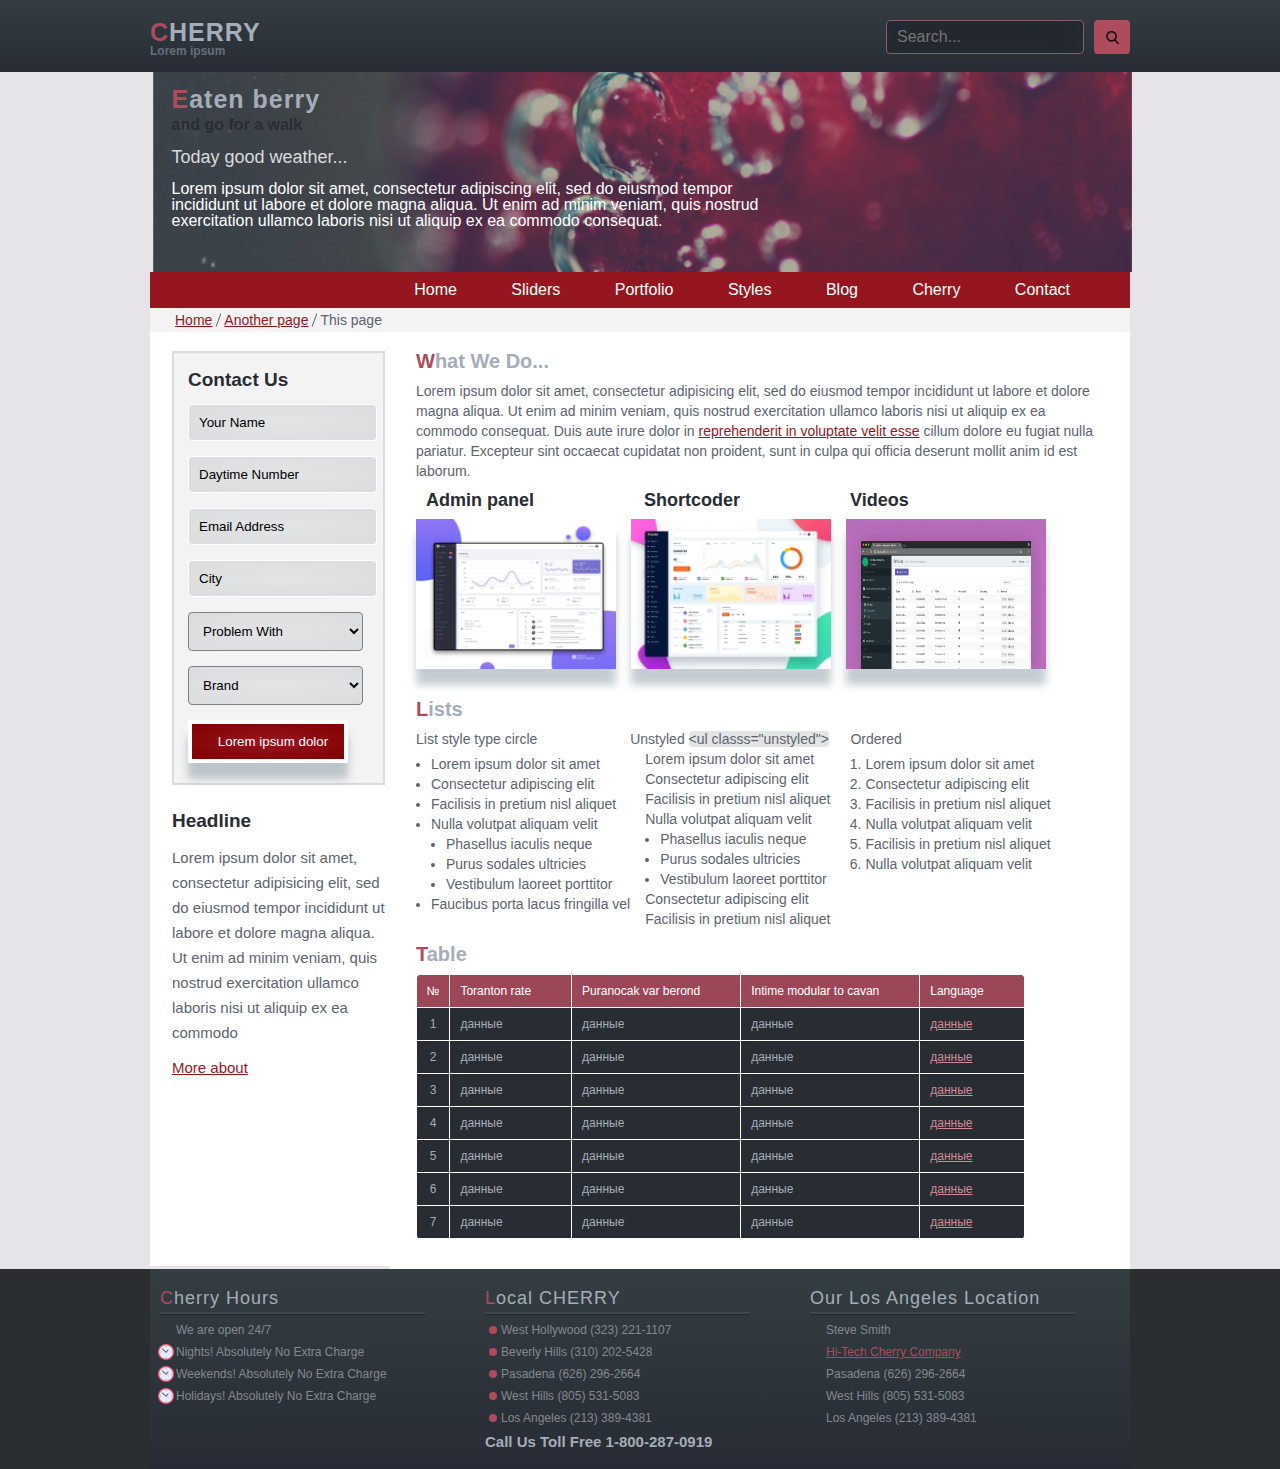
<file: markup1/core/index.html>
<!DOCTYPE html>
<html lang="en">
<head>
    <meta charset="UTF-8">
    <link rel="preconnect" href="https://fonts.gsatic.com">
    <title>Title</title>
    <link rel="stylesheet" href="../css/reset.css">
    <link rel="stylesheet" href="../css/style.css">
</head>
<body>
<header class="header">
    <div class="header-inner clearfix">
        <div class="content-wrapper">
            <div class="logo">
                <a href="index.html">CHERRY</a>
                <div class="text">Lorem ipsum</div>
            </div>
            <form>
                <div class="header-search">
                    <input placeholder="Search..." type="search" class="search-field">
                    <button class="btn-search"></button>
                </div>
            </form>

        </div>
    </div>
</header>
<main class="main">
    <div class="slider-wrapper clearfix">
        <div class="slider">
            <h1 class="header-slider">Eaten berry</h1>
            <span class="content-slider">and go for a walk</span>
            <h2 class="header-slider-second">Today good weather...</h2>
            <p class="paragraph">Lorem ipsum dolor sit amet, consectetur adipiscing elit, sed do eiusmod tempor incididunt ut labore et dolore magna aliqua. Ut enim ad minim veniam, quis nostrud exercitation ullamco laboris nisi ut aliquip ex ea commodo consequat. </p>
        </div>
    </div>
    <div class="nav-wrapper clearfix">
        <div class="links">
            <a href="#" class="link">Home</a>
            <a href="#" class="link">Sliders</a>
            <a href="#" class="link">Portfolio</a>
            <a href="#" class="link">Styles</a>
            <a href="#" class="link">Blog</a>
            <a href="#" class="link">Cherry</a>
            <a href="#" class="link">Contact</a>
        </div>
    </div>
    <div class="breadcrumbs-wrapper">
        <div class="breadcrumbs">
            <div><a href="#">Home</a></div>
            <div><a href="#">Another page</a></div>
            <div><span>This page</span></div>
        </div>
    </div>
    <div class="container">
        <aside class="aside">
            <form>
                <div class="aside-inner">
                    <div class="aside-content">
                        <h3 class="aside-header">Contact Us</h3>
                        <input placeholder="Your Name" type="text" class="input">
                        <input placeholder="Daytime Number" type="text" class="input">
                        <input placeholder="Email Address" type="text" class="input">
                        <input placeholder="City" type="text" class="input">
                        <select class="aside-select">
                            <option label="Problem With"></option>
                            <option>1</option>
                            <option>2</option>
                            <option>3</option>
                        </select>
                        <select class="aside-select">
                            <option label="Brand">1</option>
                            <option>2</option>
                            <option>3</option>
                        </select>
                        <button class="aside-button">Lorem ipsum dolor</button>
                    </div>
                </div>
            </form>
            <div class="aside-headline aside-inner">
                <h3 class="aside-header">Headline</h3>
                <p class="headline-text">Lorem ipsum dolor sit amet, consectetur adipisicing elit, sed do
                    eiusmod tempor incididunt ut labore et
                    dolore magna aliqua. Ut enim ad
                    minim veniam, quis nostrud
                    exercitation ullamco laboris nisi ut
                    aliquip ex ea commodo</p>
                <a href="#" class="more-about">More about</a>
            </div>
        </aside>
        <div class="content">
            <div class="content-inner">
                <h1 class="main-header">What We Do...</h1>
                <p class="description">Lorem ipsum dolor sit amet, consectetur adipisicing elit, sed do eiusmod tempor incididunt ut labore et dolore
                    magna aliqua. Ut enim ad minim veniam, quis nostrud exercitation ullamco laboris nisi ut aliquip ex ea commodo
                    consequat. Duis aute irure dolor in <a href="#" class="text-link">reprehenderit in voluptate velit esse</a> cillum dolore eu fugiat nulla pariatur.
                    Excepteur sint occaecat cupidatat non proident, sunt in culpa qui officia deserunt mollit anim id est laborum.</p>
                <div class="gallery-headers">
                    <div class="gallery-name">Admin panel</div>
                    <div class="gallery-name">Shortcoder</div>
                    <div class="gallery-name">Videos</div>
                </div>
                <div class="gallery-photos">
                    <img src="../img/admin_panel.png" class="photo">
                    <img src="../img/admin.jpg" class="photo">
                    <img src="../img/videos.png" class="photo">
                </div>
                <div class="main-header">Lists</div>
                <div class="lists-first">
                    <h4 class="list-header">List style type circle</h4>
                    <ul>
                        <li>Lorem ipsum dolor sit amet</li>
                        <li>Consectetur adipiscing elit</li>
                        <li>Facilisis in pretium nisl aliquet</li>
                        <li>Nulla volutpat aliquam velit
                            <ul>
                                <li>Phasellus iaculis neque</li>
                                <li>Purus sodales ultricies</li>
                                <li>Vestibulum laoreet porttitor </li>
                            </ul>
                        </li>
                        <li>Faucibus porta lacus fringilla vel</li>
                    </ul>

                </div>
                <div class="no-marker">
                    <h4 class="list-header">Unstyled</h4>
                    <div class="list-header-info"><span>&lt;ul classs="unstyled"&gt;</span></div>
                    <ul>
                        <li>Lorem ipsum dolor sit amet</li>
                        <li>Consectetur adipiscing elit</li>
                        <li>Facilisis in pretium nisl aliquet</li>
                        <li>Nulla volutpat aliquam velit
                            <ul>
                                <li class="marker">Phasellus iaculis neque</li>
                                <li class="marker">Purus sodales ultricies</li>
                                <li class="marker">Vestibulum laoreet porttitor </li>
                            </ul>
                        </li>
                        <li>Consectetur adipiscing elit</li>
                        <li>Facilisis in pretium nisl aliquet</li>
                    </ul>
                </div>
                <div class="list-third">
                    <h4 class="list-header">Ordered</h4>
                    <ol class="ordered">
                        <li>Lorem ipsum dolor sit amet</li>
                        <li>Consectetur adipiscing elit</li>
                        <li>Facilisis in pretium nisl aliquet</li>
                        <li>Nulla volutpat aliquam velit</li>
                        <li>Facilisis in pretium nisl aliquet</li>
                        <li>Nulla volutpat aliquam velit</li>
                    </ol>
                </div>
                <div class="main-header">Table</div>
                <div class="table">
                    <table>
                        <tr>
                            <th class="left-radius num">№</th>
                            <th class="table-header">Toranton rate</th>
                            <th class="table-header">Puranocak var berond</th>
                            <th class="table-header">Intime modular to cavan</th>
                            <th class="table-header right-top-radius">Language</th>
                        </tr>
                        <tr>
                            <td class="num">1</td>
                            <td>данные</td>
                            <td>данные</td>
                            <td>данные</td>
                            <td><a href="#" class="table-link">данные</a></td>
                        </tr>
                        <tr>
                            <td class="num">2</td>
                            <td>данные</td>
                            <td>данные</td>
                            <td>данные</td>
                            <td><a href="#" class="table-link">данные</a></td>
                        </tr>
                        <tr>
                            <td class="num">3</td>
                            <td>данные</td>
                            <td>данные</td>
                            <td>данные</td>
                            <td><a href="#" class="table-link">данные</a></td>
                        </tr>
                        <tr>
                            <td class="num">4</td>
                            <td>данные</td>
                            <td>данные</td>
                            <td>данные</td>
                            <td><a href="#" class="table-link">данные</a></td>
                        </tr>
                        <tr>
                            <td class="num">5</td>
                            <td>данные</td>
                            <td>данные</td>
                            <td>данные</td>
                            <td><a href="#" class="table-link">данные</a></td>
                        </tr>
                        <tr>
                            <td class="num">6</td>
                            <td>данные</td>
                            <td>данные</td>
                            <td>данные</td>
                            <td><a href="#" class="table-link">данные</a></td>
                        </tr>
                        <tr>
                            <td class="left-bottom-radius num">7</td>
                            <td>данные</td>
                            <td>данные</td>
                            <td>данные</td>
                            <td class="right-bottom-radius"><a href="#" class="table-link">данные</a></td>
                        </tr>

                    </table>
                </div>
            </div>
        </div>
    </div>
</main>
<footer class="footer">
    <div class="footer-wrapper">
        <div class="col">
            <div class="logo-footer">Cherry Hours</div>
            <p class="footer-columns">We are open 24/7</p>
            <div class="clock">
                <p class="footer-columns clocks">Nights! Absolutely No Extra Charge</p>
                <p class="footer-columns clocks">Weekends! Absolutely No Extra Charge</p>
                <p class="footer-columns clocks">Holidays! Absolutely No Extra Charge</p>
            </div>
        </div>
        <div class="col">
            <div class="logo-footer">Local CHERRY</div>
            <div class="bullet">
                <p class="footer-columns bullet-points">West Hollywood (323) 221-1107</p>
                <p class="footer-columns bullet-points">Beverly Hills (310) 202-5428</p>
                <p class="footer-columns bullet-points">Pasadena (626) 296-2664</p>
                <p class="footer-columns bullet-points">West Hills (805) 531-5083</p>
                <p class="footer-columns bullet-points">Los Angeles (213) 389-4381</p>
                <div class="phone">Call Us Toll Free 1-800-287-0919</div>
            </div>
        </div>
        <div class="col">
            <div class="logo-footer logo-footer-la">Our Los Angeles Location</div>
                <p class="footer-columns">Steve Smith</p>
                <div class="footer-columns"><a href="#" class="link-footer">Hi-Tech Cherry Company</a></div>
                <p class="footer-columns">Pasadena (626) 296-2664</p>
                <p class="footer-columns">West Hills (805) 531-5083</p>
                <p class="footer-columns">Los Angeles (213) 389-4381</p>
        </div>
    </div>
</footer>
</body>
</html>
</file>
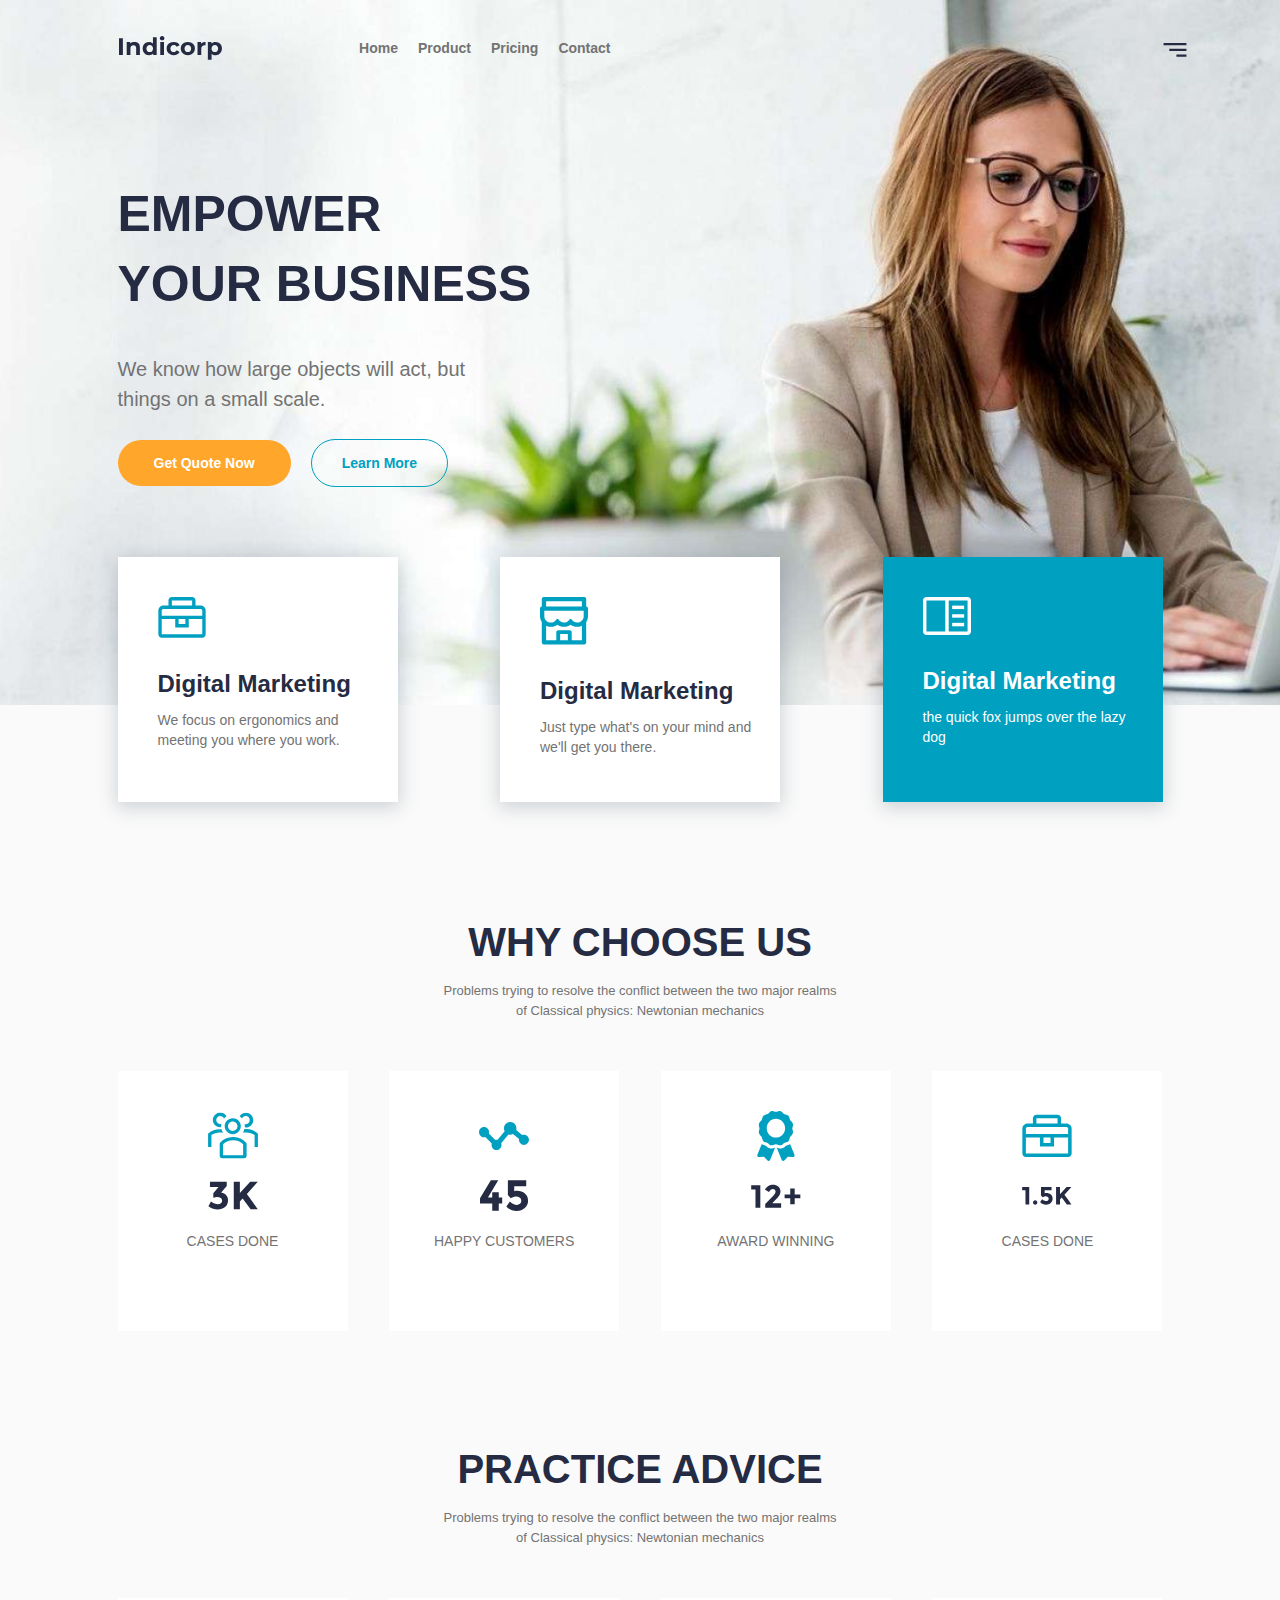
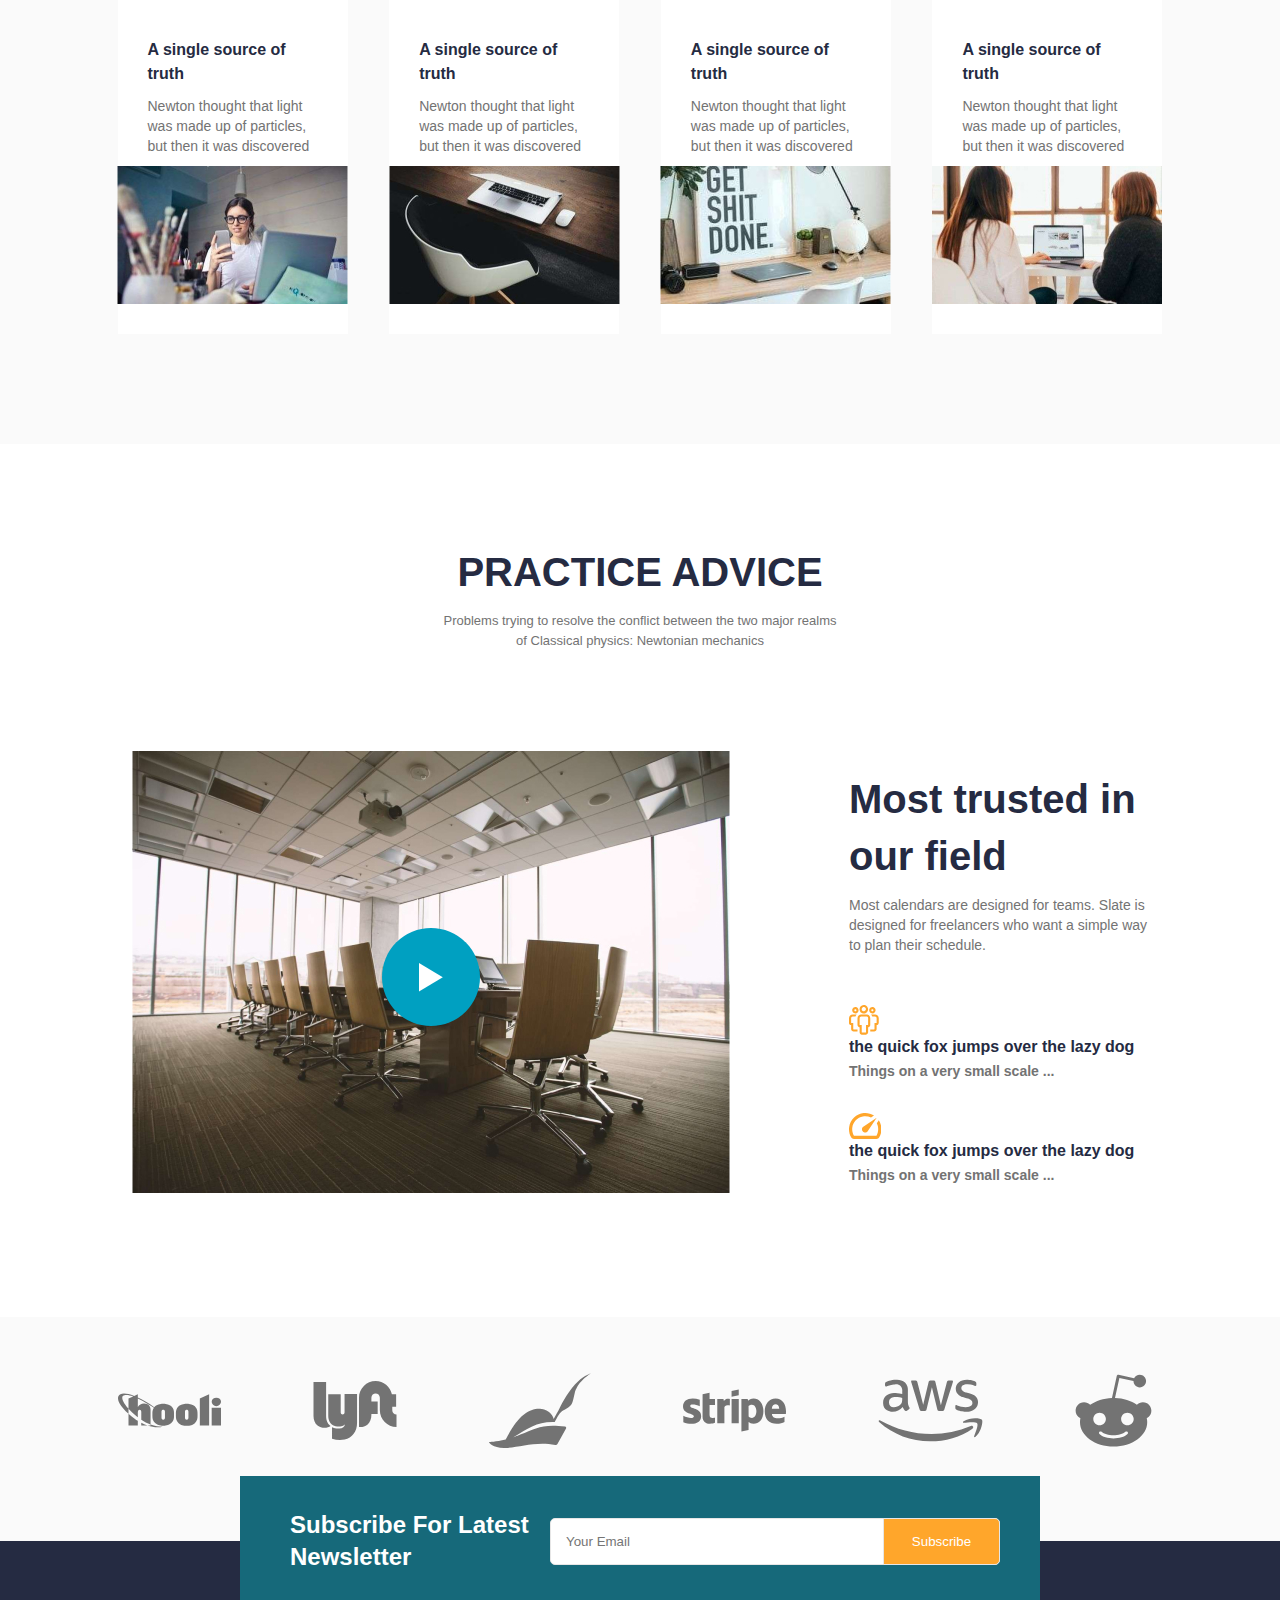
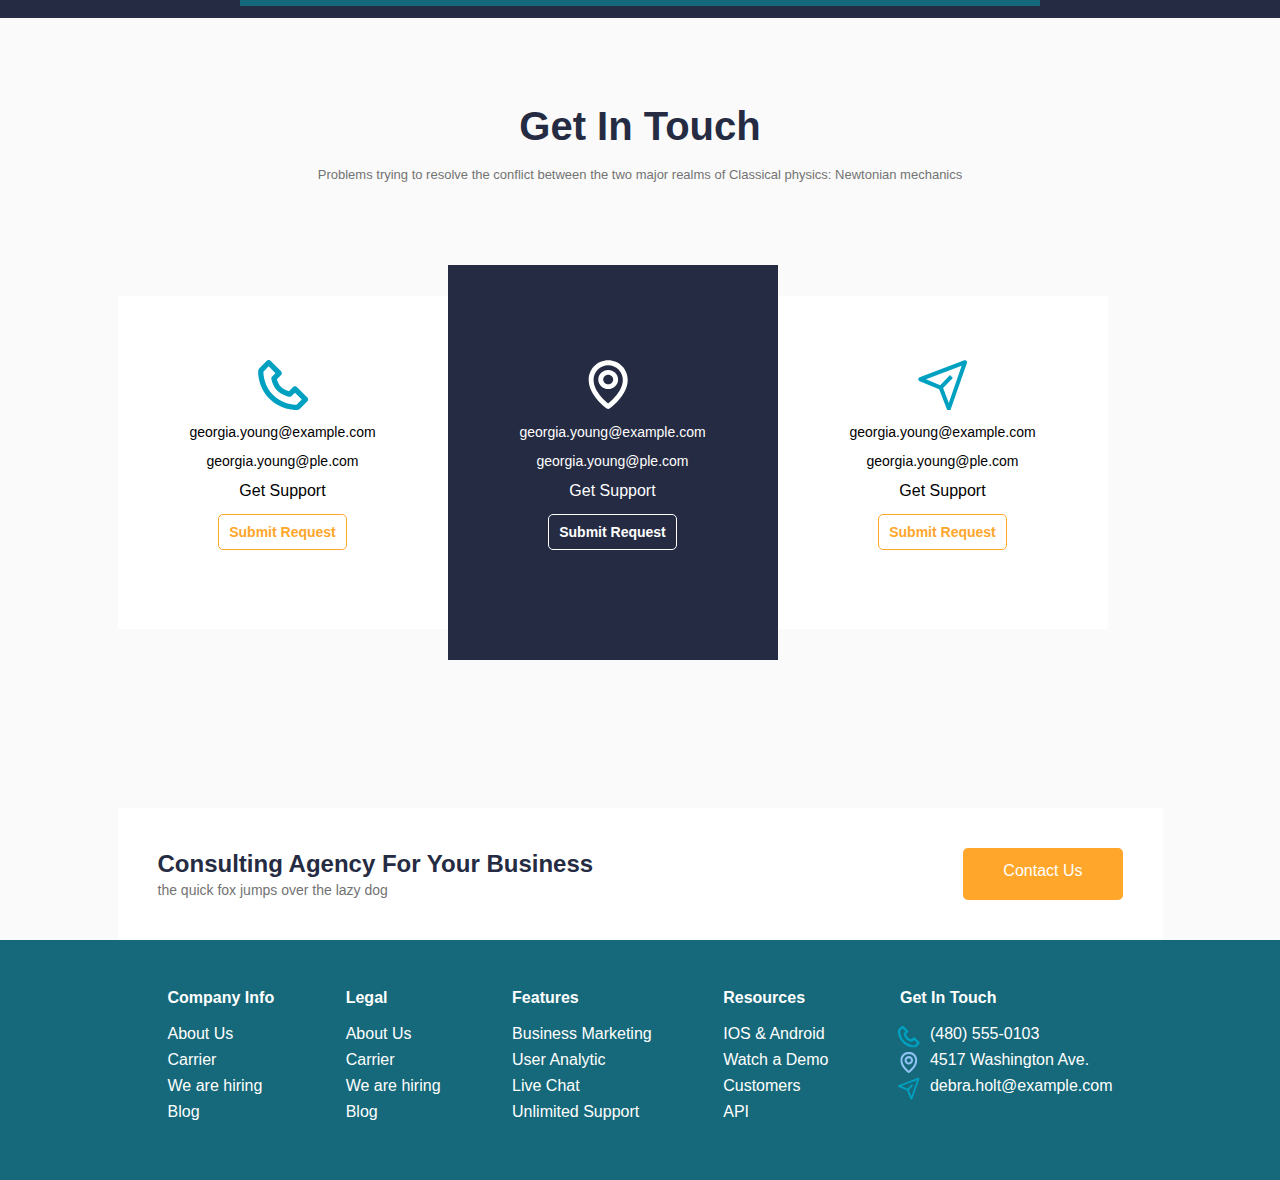
<file: markup2/core/index.html>
<!DOCTYPE html>
<html lang="en">
<head>
    <meta charset="UTF-8">
    <meta name="viewport" content="width=device-width, initial-scale=1">
    <link rel="preconnect" href="https://fonts.gsatic.com">
    <title>Title</title>
    <link rel="stylesheet" href="../css/reset.css">
    <link rel="stylesheet" href="../css/style.css">
</head>
<body>
<div class="main">
    <div class="background">
        <header class="header-wrapper">
            <div class="header-text">
                <div class="logo">
                    <a href="index.html"> <img src="../img/Indicorp.svg" class="img"></a>
                </div>
                <div class="navigation-wrapper">
                    <a href="#" class="nav">Home</a>
                    <a href="#" class="nav">Product</a>
                    <a href="#" class="nav">Pricing</a>
                    <a href="#" class="nav">Contact</a>
                </div>
                <img src="../img/burger.svg" class="abs">
            </div>
            <div class="bg">
                <div class="advertisement">
                    <h1 class="head">EMPOWER <br> YOUR BUSINESS</h1>
                    <p class="paragraph">We know how large objects will act,
                        but things on a small scale.</p>
                    <div class="buttons">
                        <span><a href="#" class="btn-quote">Get Quote Now</a></span>
                        <span><a href="#" class="btn-learn">Learn More</a></span>
                    </div>

                </div>
                <div class="blocks">
                    <div class="block left">
                        <img src="../img/bag.svg" class="icon">
                        <span class="block-text">Digital Marketing</span>
                        <p class="block-paragraph">We focus on ergonomics and
                            meeting you where you work. </p>
                    </div>
                    <div class="block center">
                        <img src="../img/shop.svg" class="icon">
                        <span class="block-text">Digital Marketing</span>
                        <p class="block-paragraph">Just type what's on your mind
                            and we'll get you there. </p>
                    </div>
                    <div class="block right">
                        <img src="../img/book.svg" class="icon">
                        <span class="block-text">Digital Marketing</span>
                        <p class="block-paragraph">the quick fox jumps over the
                            lazy dog </p>
                    </div>
                </div>
            </div>
        </header>
    </div>
    <div class="content-wrapper">
        <div class="content">
            <h2 class="content-header">WHY CHOOSE US</h2>
            <p class="content-paragraph">Problems trying to resolve the conflict between the two major realms<br>
                of Classical physics: Newtonian mechanics </p>
            <div class="awards">
                <div class="frame">
                    <img src="../img/users.svg" class="size">
                    <img src="../img/3k.svg" class="size">
                    <span class="description">CASES DONE</span>
                </div>
                <div class="frame">
                    <img src="../img/statistic.svg" class="size">
                    <img src="../img/45.svg" class="size">
                    <span class="description">HAPPY CUSTOMERS</span>
                </div>
                <div class="frame">
                    <img src="../img/award.svg" class="size">
                    <img src="../img/12+.svg" class="size">
                    <span class="description">AWARD WINNING</span>
                </div>
                <div class="frame">
                    <img src="../img/small-bag.svg" class="size">
                    <img src="../img/1.5k.svg" class="size">
                    <span class="description">CASES DONE</span>
                </div>
            </div>
        </div>
        <div class="content">
            <h2 class="content-header">PRACTICE ADVICE</h2>
            <p class="content-paragraph">Problems trying to resolve the conflict between the two major realms<br>
                of Classical physics: Newtonian mechanics </p>
            <div class="awards">
                <div class="frame">
                    <h3>A single source
                        of truth</h3>
                    <p>Newton thought that
                        light was made up of
                        particles, but then it
                        was discovered </p>
                    <img src="../img/cover0.jpg">
                </div>
                <div class="frame">
                    <h3>A single source
                        of truth</h3>
                    <p>Newton thought that
                        light was made up of
                        particles, but then it
                        was discovered </p>
                    <img src="../img/cover1.jpg">
                </div>
                <div class="frame">
                    <h3>A single source
                        of truth</h3>
                    <p>Newton thought that
                        light was made up of
                        particles, but then it
                        was discovered </p>
                    <img src="../img/cover2.jpg">

                </div>
                <div class="frame">
                    <h3>A single source
                        of truth</h3>
                    <p>Newton thought that
                        light was made up of
                        particles, but then it
                        was discovered </p>
                    <img src="../img/cover3.jpg">
                </div>
            </div>
        </div>
    </div>
    <div class="video-wrapper">
        <h2 class="content-header">PRACTICE ADVICE</h2>
        <p class="content-paragraph">Problems trying to resolve the conflict between the two major realms<br>
            of Classical physics: Newtonian mechanics </p>
        <div class="container">
            <div class="video">
                <img src="../img/cover.jpg" class="image">
                <div class="button">
                    <div class="btn-background"></div>
                    <img src="../img/play.svg" class="over">
                </div>
            </div>
            <div class="video-description">
                <h4>Most trusted in
                    our field</h4>
                <p class="description">Most calendars are designed for teams. Slate
                    is designed for freelancers who want a
                    simple way to plan their schedule.</p>
                <div class="icon">
                    <img src="../img/authority.svg" class="img">
                    <div class="text">
                        <p>the quick fox jumps over the lazy
                            dog</p>
                        <span>Things on a very small scale ...</span>
                    </div>
                </div>
                <div class="icon">
                    <img src="../img/speed.svg" class="img">
                    <div class="text">
                        <p>the quick fox jumps over the lazy
                            dog</p>
                        <span>Things on a very small scale ...</span>
                    </div>
                </div>
            </div>
        </div>
    </div>
    <div class="brands-wrapper">
        <div class="brands">
            <a href="#"><img src="../img/brand/hooli.svg"></a>
            <a href="#"><img src="../img/brand/lyft.svg"></a>
            <a href="#"><img src="../img/brand/pied-piper-hat.svg"></a>
            <a href="#"><img src="../img/brand/stripe.svg"></a>
            <a href="#"><img src="../img/brand/aws.svg"></a>
            <a href="#"><img src="../img/brand/reddit.svg"></a>
        </div>
        <div class="subscribe">
            <h5 class="sub-header">Subscribe For Latest
                Newsletter</h5>
            <form>
                <input type="email" placeholder="Your Email" class="email">
                <button type="submit" class="submit">Subscribe</button>
            </form>
        </div>
    </div>
    <div class="border"></div>
    <div class="contacts-wrapper">
        <h2 class="content-header">Get In Touch</h2>
        <p class="content-paragraph">Problems trying to resolve the conflict between
            the two major realms of Classical physics: Newtonian mechanics </p>
        <div class="contacts">
            <div class="support">
                <img src="../img/contacts/phone.svg" class="size">
                <span class="contacts-email">georgia.young@example.com</span>
                <span class="contacts-email">georgia.young@ple.com</span>
                <span class="">Get Support</span>
                <button class="submit-request">Submit Request</button>
            </div>
            <div class="google">
                <img src="../img/contacts/geo.svg" class="size">
                <span class="contacts-email">georgia.young@example.com</span>
                <span class="contacts-email">georgia.young@ple.com</span>
                <span class="">Get Support</span>
                <button class="submit-request color">Submit Request</button>
            </div>
            <div class="support">
                <img src="../img/contacts/telegram.svg" class="size">
                <span class="contacts-email">georgia.young@example.com</span>
                <span class="contacts-email">georgia.young@ple.com</span>
                <span class="">Get Support</span>
                <button class="submit-request">Submit Request</button>
            </div>
        </div>
        <div class="consulting">
            <div>
                <h3>Consulting Agency For Your Business</h3>
                <p>the quick fox jumps over the lazy dog</p>
            </div>
            <span>Contact Us</span>
        </div>
    </div>
    <div class="footer">
        <div class="footer-wrapper">
            <div class="column">
                <ul>
                    <h4 class="list-header">Company Info</h4>
                    <li>About Us</li>
                    <li>Carrier</li>
                    <li>We are hiring</li>
                    <li>Blog</li>
                </ul>
            </div>
            <div class="column">
                <ul>
                    <h4 class="list-header">Legal</h4>
                    <li>About Us</li>
                    <li>Carrier</li>
                    <li>We are hiring</li>
                    <li>Blog</li>
                </ul>
            </div>
            <div class="column">
                <ul>
                    <h4 class="list-header">Features</h4>
                    <li>Business Marketing</li>
                    <li>User Analytic</li>
                    <li>Live Chat</li>
                    <li>Unlimited Support</li>
                </ul>
            </div>
            <div class="column">
                <ul>
                    <h4 class="list-header">Resources</h4>
                    <li>IOS & Android</li>
                    <li>Watch a Demo</li>
                    <li>Customers</li>
                    <li>API</li>
                </ul>
            </div>
            <div class="column">
                <ul>
                    <h4 class="list-header">Get In Touch</h4>
                    <li class="list-icon">(480) 555-0103</li>
                    <img src="../img/contacts/phone.svg" class="first">
                    <li class="list-icon">4517 Washington Ave.</li>
                    <img src="../img/contacts/geo-small.svg" class="first">
                    <li class="list-icon">debra.holt@example.com</li>
                    <img src="../img/contacts/telegram.svg" class="first">
                </ul>
            </div>
        </div>
    </div>
</div>

</body>

</html>
</file>
<file: markup1/css/style.css>
*{
    box-sizing: border-box;
}

body{
    font-family: "Roboto", sans-serif;

}

.main{
    background-color: #E6E4E8;
}

.clearfix:after {
    visibility: hidden;
    display: block;
    font-size: 0;
    content: " ";
    clear: both;
    height: 0;
}
/*Start header styles*/
.header-inner{
    height: auto;
    background: linear-gradient(#343E42, #272B35);
}

.content-wrapper{
    width: 980px;
    margin: 0 auto;
    padding: 20px 0 15px 0;
}

.logo{
    margin-bottom: 2px;
    float: left;
}

.logo a{
    color: #A5ADB8;
    text-decoration: none;
    font-size: 25px;
    font-weight: bold;
    letter-spacing: 1px;
}

.logo::first-letter{
    color: #AE4B5D;
}

.text{
    color: #656F7A;
    font-size: 12px;
    font-weight: bold;
}

.header-search{
    float: right;
    font-size: 0;
    margin-bottom: 18px;
}

.search-field{
    display: inline-block;
    width: 198px;
    height: 34px;
    border: 1px solid #875F66;
    border-radius: 4px;
    background: #24272C;
    color: #5B636E;
    padding: 10px 10px;
    -webkit-box-shadow: 0px 0px 27px 5px rgba(34, 60, 80, 0.2) inset;
    -moz-box-shadow: 0px 0px 27px 5px rgba(34, 60, 80, 0.2) inset;
    box-shadow: 0px 0px 27px 5px rgba(34, 60, 80, 0.2) inset;
    font-size: 16px;
}

.search::placeholder{
    color: #656F7A;
}

.btn-search{
    vertical-align: top;
    display: inline-block;
    width: 36px;
    height: 34px;
    background: #AE4B5D url("../img/search.png") no-repeat center;
    background-size: 13px;
    border: none;
    box-shadow: none;
    border-radius: 4px;
    font-size: 16px;
    margin-left: 10px;
}
/*End header styles*/
/*Start slider styles*/
.slider{
    width: 997px;
    height: 200px;
    margin: 0 auto;
    padding-top: 15px;
    padding-left: 30px;
    background: url("../img/slider.svg") 100% ;
    background-size: cover;
}

.header-slider{
    color: #A5ADB8;
    text-decoration: none;
    font-size: 25px;
    font-weight: bold;
    letter-spacing: 1px;
    margin-bottom: 5px;
}

.header-slider:first-letter{
    color: #AE4B5D;
}

.content-slider{
    color: #282D33;
    font-weight: bold;
    font-size: 16px;
}

.header-slider-second{
    margin-top: 15px;
    margin-bottom: 15px;
    color: #D8DBDE;
    font-size: 18px;
}

.paragraph{
    width: 600px;
    color: #fff;
}
/*End slider styles*/
/*Start navigation styles*/
.nav-wrapper{
    width: 980px;
    margin: 0 auto;
    background: #95161F;
}

.links{
    padding: 10px 10px;
    float: right;
}

.link{
    color: #fff;
    margin-right: 50px;
    text-decoration: none;
}
/*End navigation styles*/
/*Start breadcrumbs styles*/
.breadcrumbs-wrapper{
    font-size: 0;
    width: 980px;
    margin: 0 auto;
    padding: 5px 25px;
    background: #F3F3F3;
}

.breadcrumbs a{
    font-size: 14px;
    color: #95161F;
}

.breadcrumbs div{
    margin-right: 12px;
    display: inline-block;
    position: relative;
}

.breadcrumbs div:last-child:after{
    display: none;
}

.breadcrumbs div:after {
    content: '';
    position: absolute;
    right: -7px;
    width: 1px;
    height: 100%;
    background: #5B636E;
    transform: rotate(20deg);
}

.breadcrumbs span{
    font-size: 14px;
    color: #5B636E;
}
/*End breadcrumbs styles*/
/*Start main content styles*/
.container{
    font-size: 0;
    width: 980px;
    margin: 0 auto;
}
/*Start aside styles*/
.aside{
    display: inline-block;
    background: #FFFFFF;
    width: 240px;
    height: 934px;

}

.aside-inner{
    font-size: 20px;
    width: 213px;
    margin-left: 22px;
    margin-top: 19px;
    background: #F3F3F3;
    border: #D8DBDE solid 2px;
}

.aside-content{
    margin-top: 17px;
    margin-left: 14px;
}

.aside-header{
    font-size: 19px;
    font-weight: bolder;
    margin-bottom: 15px;
    color: #282D33;
}

.aside-content input{
    margin-bottom: 15px;
    padding: 10px 0 10px 10px;
    background-image: radial-gradient(#E3E4E5, #DBDCDD);
    border: #fff solid 1px;
    border-radius: 4px;
}

.aside-content input::placeholder{
    color: #000;
}

.aside-select{
    display: block;
    width: 175px;
    margin-bottom: 15px;
    padding: 10px 0 10px 10px;
    background: radial-gradient(#E3E4E5, #DBDCDD);
    border: #808080 solid 1px;
    border-radius: 4px;

}

.aside-button{
    color: #fff;
    width: 160px;
    padding: 10px 0 10px 10px;
    margin-bottom: 20px;
    background-image: radial-gradient(#95161F, #800000);
    border: #fff solid 4px;
    -webkit-box-shadow: 0px 16px 8px 0px rgba(34, 60, 80, 0.26);
    -moz-box-shadow: 0px 16px 8px 0px rgba(34, 60, 80, 0.26);
    box-shadow: 0px 16px 8px 0px rgba(34, 60, 80, 0.26);
}

.aside-headline{
    font-size: 16px;
    background: none;
    border: none;
    margin-top: 26px;
    margin-bottom: 15px;
}

.headline-text{
    color: #5C646E;
    line-height: 25px;
    font-size: 15px;
    margin-bottom: 15px;
}

.more-about{
    color: #95161F;
    font-size: 15px;
}
/*End aside styles*/
/*Start content styles*/
.content{
    display: inline-block;
    width: calc(980px - 240px);
    background: #FFFFFF;
    vertical-align: top;
}

.content-inner{

    margin: 19px 20px 0px 26px;
}

.main-header{
    font-size: 20px;
    font-weight: bolder;
    color: #A5ADB8;
    margin-bottom: 10px;
}

.main-header::first-letter{
    color: #AE4B5D;

}

.description{
    font-size: 14px;
    color: #5C646E;
    line-height: 20px;
    margin-bottom: 10px;
}

.text-link{
    font-size: 14px;
    color: #95161F;
}

.gallery-name{
    display: inline-block;
    font-size: 18px;
    font-weight: bold;
    color: #282D33;
    margin-left: 10px;
    margin-right: 100px;
}

.gallery-photos{
    margin-top: 10px;
    margin-bottom: 30px;
}

.photo{
    margin-right: 15px;
    display: inline-block;
    width: 200px;
    height: 150px;
    -webkit-box-shadow: 0px 16px 8px 0px rgba(34, 60, 80, 0.26);
    -moz-box-shadow: 0px 16px 8px 0px rgba(34, 60, 80, 0.26);
    box-shadow: 0px 16px 8px 0px rgba(34, 60, 80, 0.26);
}
/*Start lists style*/
.lists-first{
    line-height: 20px;
    vertical-align: top;
    margin-bottom: 30px;
    display: inline-block;

}

.list-header{
    display: inline-block;
    font-size: 14px;
    color: #5C646E;
}

.list-header-info{
    display: inline;
    width: auto;
    background: #E3E4E5;
    border-radius: 4px;
}



.lists-first ul li{
    font-size: 14px;
    color: #5C646E;
    list-style-type: disc;
    list-style-position: outside;
}

.no-marker{
    line-height: 20px;
    display: inline-block;
    font-size: 14px;
    color: #5C646E;
    list-style-position: outside;
    list-style-type: none;
}

.marker{
    list-style-type: disc;
    list-style-position: outside;
}

.list-third{
    line-height: 20px;
    margin-left: 20px;
    vertical-align: top;
    display: inline-block;
}

.ordered{
    vertical-align: top;
    font-size: 14px;
    color: #5C646E;
    list-style-type: decimal;


}
ol{
    padding-left: 15px;
}

ul{
    padding-left: 15px;
}
/*End lists style*/
/*Start table styles*/
.table{
    font-size: 12px;
    font-weight: lighter;
    color: #A5ADB8;
    border-color: #fff;
    border-collapse: collapse;
    margin-bottom: 30px;
}

.table tr{
    background: #282D33;
}

.table-header{
    color: #fff;
    border: 1px #fff solid;
    padding: 10px 40px 10px 10px;
}

.num{
    padding: 10px;
    text-align: center;
}

.table td{
    border: 1px #fff solid;
    padding: 10px;
}

.table th{
    background: #9C4757;
    color: #ffffff;
}

.left-radius{
    border-radius: 4px 0 0 0;
}

.right-bottom-radius{
    border-radius: 0 0 4px 0;
}

.right-top-radius{
    border-radius: 0 4px 0 0;

}

.left-bottom-radius{
    border-radius: 0 0 0 4px;
}

.table-link{
    color: #D08B98;

}
/*End table styles*/
/*End content styles*/
/*End main content styles*/
/*Start footer styles*/
.footer{
    background: #2A2E30;
}

.footer-wrapper{
    font-size: 0;
    width: 980px;
    margin: 0 auto;
    background: linear-gradient(#343E42, #272B35);
}

.col{
    margin: 20px 0 20px 10px;
    display: inline-block;
    width: 315px;
    vertical-align: top;

}

.logo-footer{
    font-size: 18px;
    color: #A5ADB8;
    text-decoration: none;
    font-weight: normal;
    letter-spacing: 1px;
    border-bottom: 2px solid #40474F;
    padding-bottom: 5px;
    margin-right: 50px;
    box-shadow: 0px 1px 0px #24272C;
}

.logo-footer:first-letter{
    color: #AE4B5D;
}

.footer-columns{
    margin-top: 10px;
    font-size: 12px;
    color: #85898F;
    position: relative;
    padding-left: 16px;
}

.phone{
    font-size: 15px;
    font-weight: bold;
    margin-top: 10px;
    color: #A5ADB8;
}

.bullet-points:before{
    content:'';
    width: 8px;
    height: 8px;
    background: #AE4B5D;
    border-radius: 50%;
    position: absolute;
    left: 4px;
    top: 50%;
    margin-top: -4px;
}

.clocks:before{
    content:url("../img/clock.png");
    width: 8px;
    height: 8px;
    position: absolute;
    left: -2px;
    top: 50%;
    margin-top: -8px;
}

.logo-footer-la{
    font-size: 18px;
    color: #A5ADB8;
}

.logo-footer-la:first-letter{
    color: #A5ADB8;
}

.link-footer{
    color: #AE4B5D;
}
/*End footer styles*/
</file>
<file: markup2/css/style.css>
*{
    box-sizing: border-box;
}

body{
    font-family: "Roboto", sans-serif;
    background-color: #FAFAFA;
}

.clearfix:after {
    visibility: hidden;
    display: block;
    font-size: 0;
    content: " ";
    clear: both;
    height: 0;
}

.background{
    width: 100%;
    background: url("../img/cover.png") no-repeat;
    background-size: 100%; /* Современные браузеры */
}

.header-wrapper{
    width: 1045px;
    margin: 0 auto;
    padding-top: 36px;
}

.header-text{
    width: 503px;
    display: flex;
    flex-direction: row;
    flex-wrap: wrap;
    vertical-align: top;
    justify-content: space-between;

}

.logo{
    width: 10%;
    position: relative;
}


.abs{
    position: absolute;
    margin-right: -50%;
    transform: translate(1045px, 50%)
}

.navigation-wrapper{
    display: flex;
    flex-direction: row;
    flex-wrap: wrap;
}
.nav{
    display: block;
    color: #737373;
    text-decoration: none;
    font-weight: 600;
    font-size: 14px;
    line-height: 24px;
    margin-right: 10px;
    margin-left: 10px;
}

.advertisement{
    max-width: 509px;
    margin-top: 116px;
    margin-bottom: 80px;
}

.head{
    font-weight: 800;
    font-size: 50px;
    line-height: 70px;
    color: #252B42;
    margin-bottom: 35px;
}

.paragraph{
    max-width: 380px;
    font-weight: 500;
    font-size: 20px;
    line-height: 30px;
    color: #737373;
    margin-bottom: 35px;
}

.buttons{
    display: flex;
    flex-direction: row;
    flex-wrap: wrap;
}

.btn-quote{
    font-size: 14px;
    font-weight: bold;
    text-decoration: none;
    color: #fff;
    border: none;
    background: #FFA62B;
    padding: 15px 36px;
    line-height: 28px;
    border-radius: 37px;
    margin-right: 10px;
}


.btn-learn{
    font-size: 14px;
    font-weight: bold;
    text-decoration: none;
    color: #00A0C1;
    border: #00A0C1 solid 1px;
    padding: 15px 30px;
    line-height: 28px;
    border-radius: 37px;
    margin-left: 10px;
}

.blocks{
    display: flex;
    flex-direction: row;
    flex-wrap: wrap;
    justify-content: space-between;
    margin-bottom: 112px;

}

.block{
    padding: 40px 20px 35px 40px;
    background-color: #fff;
    -webkit-box-shadow: 0 4px 18px 2px rgba(34, 60, 80, 0.2);
    -moz-box-shadow: 0 4px 18px 2px rgba(34, 60, 80, 0.2);
    box-shadow: 0 4px 18px 2px rgba(34, 60, 80, 0.2);
}

.block >*{
    margin-bottom: 10px;
}

.block-text{
    display: block;
    font-weight: bold;
    font-size: 24px;
    line-height: 32px;
    color: #252B42;
}

.block-paragraph{
    max-width: 220px;
    font-weight: 500;
    font-size: 14px;
    line-height: 20px;
    color: #737373;
}

.right span{
    color: #fff;
}

.right p{
    color: #fff;
}

.right{
    background-color: #00A0C1;
    color: #fff;
}

.content-wrapper{
    width: 1045px;
    margin: 80px auto 0;
}

.content{
    margin: 0 auto;
    text-align: center;
    padding-bottom: 110px;
}

.content-header{
    font-weight: bold;
    font-size: 40px;
    line-height: 57px;
    color: #252B42;
}

.content-paragraph{
    font-weight: 500;
    font-size: 13px;
    line-height: 20px;
    color: #737373;
    margin-top: 10px;
}

.awards{
    display: flex;
    flex-direction: row;
    flex-wrap: wrap;
    justify-content: space-between;
    margin-top: 50px;
}

.frame{
    width: 230px;
    background: #fff;
    display: flex;
    flex-direction: column;
    align-items: center;
    padding: 30px 30px;
}

.frame >*{
    margin-top: 10px;
}

.size{
    width:50px;
    height: 50px;
}

.description{
    display: block;
    font-weight: bold;
    font-size: 16px;
    line-height: 24px;
    color: #737373;
}

.frame h3{
    font-weight: bolder;
    font-size: 16px;
    line-height: 24px;
    color: #252B42;
    text-align: left;
}

.frame p{
    font-weight: 500;
    font-size: 14px;
    line-height: 20px;
    color: #737373;
    text-align: left;
}

.video-wrapper{
    text-align: center;
    background: #fff;
    padding-top: 100px;
}

.container{
    width: 1045px;
    display: flex;
    flex-direction: row;
    flex-wrap: wrap;
    justify-content: space-between;
    margin: 100px auto 0;
}

.video{
    width: 60%;
    align-items:flex-start;
    position: relative;
}

.button{
    position: absolute;
    top: 40%;
    left: 50%;
    margin-right: -50%;
    transform: translate(-50%, -50%)
}

.btn-background{
    width: 98px;
    height: 98px;
    border-radius: 50%;
    background: #00A0C1;
    position: relative;
}

.over{
    position:absolute;
    top: 50%;
    left: 50%;
    margin-right: -50%;
    transform: translate(-50%, -50%)
}

.video-description{
    width: 30%;
    margin-bottom: 100px;
}

.video-description h4{
    max-width: 324px;
    text-align: left;
    font-weight: bold;
    font-size: 40px;
    line-height: 57px;
    color: #252B42;
    margin-top: 20px;
    margin-bottom: 10px;
}

.description{
    font-weight: 500;
    max-width: 330px;
    text-align: left;
    font-size: 14px;
    line-height: 20px;
    color: #737373;
    margin-bottom: 50px;
}

.icon{
    display: flex;
    flex-direction: row;
    flex-wrap: wrap;
    margin-bottom: 30px;
}

.img{
    margin-right: 20px;
    align-self: baseline;
}

.text p{
    font-weight: bold;
    font-size: 16px;
    line-height: 24px;
    color: #252B42;
    text-align: left;
}

.text span{
    display: block;
    font-weight: 600;
    font-size: 14px;
    line-height: 24px;
    color: #737373;
    text-align: left;
}

.brands-wrapper{
    width: 1045px;
    margin: 0 auto;

}
.brands{
    margin: 56px 10px 90px 0;
    display: flex;
    flex-wrap: wrap;
    justify-content: space-between;
    align-items: center;
    position: relative;
}



.subscribe{
    display: flex;
    flex-direction: row;
    flex-wrap: wrap;
    align-items: center;
    justify-content: space-between;
    background: #16697A;
    padding: 33px 40px 33px 50px;
    position: absolute;
    left: 50%;
    margin-right: -50%;
    transform: translate(-50%, -50%)
}

.border{
    height: 77px;
    background: #252B42;
    margin-bottom: 80px;
}

.sub-header{
    max-width: 260px;
    font-weight: bold;
    font-size: 24px;
    line-height: 32px;
    color: #FFFFFF;
}

.email{
    display: block;
    width: 450px;
    padding: 15px 117px 15px 15px;
    position: relative;
    border: 1px solid #E6E6E6;
    border-radius: 5px;
}

.submit{
    width: 117px;
    padding: 15px;
    color: #fff;
    background-color: #FFA62B;
    border: 1px solid #E6E6E6;
    border-radius: 0 5px 5px 0;
    position: absolute;
    margin-right: -50%;
    transform: translate(333px, -100%)
}

.contacts-wrapper{
    width: 1045px;
    margin: 0 auto;
    text-align: center;
}

.contacts{
    display: flex;
    flex-direction: row;
    flex-wrap: wrap;
    align-items: center;
    margin-top: 80px;
    margin-bottom: 148px;
}

.support{
    display: flex;
    flex-direction: column;
    justify-content: center;
    flex-wrap: wrap;
    align-items: center;
    width: 330px;
    height: 333px;
    background-color: #fff;
    padding: 50px;
}

.support >*{
    margin-bottom: 15px;
}

.support span{
    display: block;
}

.google{
    width: 330px;
    height: 395px;
    display: flex;
    flex-direction: column;
    justify-content: center;
    flex-wrap: wrap;
    align-items: center;
    background-color: #252B42;
    padding: 50px 50px;
}

.google span{
    color: #fff;
    display: block;
}

.google >*{
    margin-bottom: 15px;
}

.contacts-email{
    font-size: 14px;
}

.submit-request{
    font-weight: 600;
    font-size: 14px;
    line-height: 24px;
    text-align: center;
    color: #FFA62B;
    background: none;
    border: #FFA62B solid 1px;
    border-radius: 5px;
    padding: 5px 10px;
}

.color{
    color: #fff;
    border-color: #fff;
}

.consulting{
    display: flex;
    flex-direction: row;
    flex-wrap: wrap;
    justify-content: space-between;
    background-color: #fff;
    padding: 40px;
}

.consulting span{
    color: #fff;
    padding: 15px 40px;
    background-color: #FFA62B;
    border-radius: 5px;
}

.consulting h3{
    font-weight: bold;
    font-size: 24px;
    line-height: 32px;
    color: #252B42;
}

.consulting p{
    text-align: left;
    font-weight: 500;
    font-size: 14px;
    line-height: 20px;
    color: #737373;

}
.footer{
    background-color:  #16697A;
}

.footer-wrapper{
    width: 1045px;
    margin: 0 auto;
    padding: 50px;
    display: flex;
    flex-direction: row;
    flex-wrap: wrap;
    justify-content: space-between;
    text-align: left;
}

.column{
    color: #fff;
}

.list-header{
    margin-bottom:20px;
    font-weight: bold;
}

.column li{
    margin-bottom: 10px;
}

.list-icon{
    padding-left: 30px;
    position: relative;
}

.first{
    width:22px;
    height: 22px;
    position: absolute;
    margin-right: -50%;
    transform: translate(-10%, -120%)
}

/*Adaptive*/
@media screen and (max-width: 767px) {
    .background {
        background-image: none;
        background-color: #F7F7F7;
    }

    .bg{
        background-image: url("../img/mobile/cover.jpg");
    }

    .advertisement{
        font-size: 20px;
        line-height: 30px;
        text-align: center;
        padding-top: 80px;
    }
    .header-wrapper{
        width: 100%;
        padding: 36px;
    }

    .logo{

    }
    .abs{
        left: 600px;
        transform: translate(100%, 50%)
    }

    .header-text{
        width: 100%;
        flex-direction: column;
    }

    .navigation-wrapper{
        max-width: 767px;
        flex-direction: column;
        margin-top: 100px;
    }

    .nav{
        font-size: 30px;
        line-height: 45px;
        text-align: center;
    }

    .head{
        font-size: 40px;
        text-align: center;
    }

    .buttons{
        flex-direction: column;
        justify-content: center;
        margin-bottom: 90px;
    }

    .buttons >*{
        margin-bottom: 30px;
    }

    .block{
        margin: 30px 43px;
    }

    .content-wrapper{
        width: 100%;
        padding: 36px;
    }

    .content{
        width: 100%;
    }

    .content-header{

    }

    .awards{
        justify-content: center;
    }

    .frame{
        margin-bottom: 30px;
    }

    .video-wrapper{
        width: 100%;
    }

    .container{
        width: 100%;
    }

    .video{
        width: 100%;
    }

    .image{
        width: 333px;
        height: 442px;
    }

    .video-description{
        width: 100%;
        padding: 36px;
    }

    .brands-wrapper{
        width: 100%;
    }

    .brands{
        width: 100%;
        flex-direction: column;
    }

    .brands >*{
        margin-bottom: 60px;
    }

    .subscribe{
        width: 100%;
    }

    .email{
        width: 320px;
    }

    .submit{
        margin-right: -50%;
        transform: translate(204px, -100%)
    }

    .contacts-wrapper{
        width: 100%;
        padding: 36px;
    }

    .contacts{
        width: 100%;
        align-items: center;
    }

    .contacts >*{
        margin-bottom: 30px;
    }

    .consulting{
        width: 100%;
        text-align: left;
    }

    .consulting h1{
        margin-bottom: 10px;
    }

    .consulting p{
        margin-bottom: 50px;
    }
}

@media screen and (max-width: 416px) {
    .background {
        background-image: none;
        background-color: #F7F7F7;
    }

    .bg{
        background-image: url("../img/mobile/cover.jpg");
    }

    .advertisement{
        font-size: 20px;
        line-height: 30px;
        text-align: center;
        padding-top: 80px;
    }
    .header-wrapper{
        width: 100%;
        padding: 36px;
    }

    .logo{

    }
    .abs{
        left: 300px;
        transform: translate(100%, 50%)
    }

    .header-text{
        width: 100%;
        flex-direction: column;
    }

    .navigation-wrapper{
        max-width: 320px;
        flex-direction: column;
        margin-top: 100px;
    }

    .nav{
        font-size: 30px;
        line-height: 45px;
        text-align: center;
    }

    .head{
        font-size: 40px;
        text-align: center;
    }

    .buttons{
        flex-direction: column;
        justify-content: center;
        margin-bottom: 90px;
    }

    .buttons >*{
        margin-bottom: 30px;
    }

    .block{
        margin: 30px 43px;
    }

    .content-wrapper{
        width: 100%;
        padding: 36px;
    }

    .content{
        width: 100%;
    }

    .content-header{

    }

    .awards{
        justify-content: center;
    }

    .frame{
        margin-bottom: 30px;
    }

    .video-wrapper{
        width: 100%;
    }

    .container{
        width: 100%;
    }

    .video{
        width: 100%;
    }

    .image{
        width: 333px;
        height: 442px;
    }

    .video-description{
        width: 100%;
        padding: 36px;
    }

    .brands-wrapper{
        width: 100%;
    }

    .brands{
        width: 100%;
        flex-direction: column;
    }

    .brands >*{
        margin-bottom: 60px;
    }

    .subscribe{
        width: 100%;
    }

    .email{
        width: 320px;
    }

    .submit{
        margin-right: -50%;
        transform: translate(204px, -100%)
    }

    .contacts-wrapper{
        width: 100%;
        padding: 36px;
    }

    .contacts{
        width: 100%;
        align-items: center;
    }

    .contacts >*{
        margin-bottom: 30px;
    }

    .consulting{
        width: 100%;
        text-align: left;
    }

    .consulting h1{
        margin-bottom: 10px;
    }

    .consulting p{
        margin-bottom: 50px;
    }

    .footer{
        width: 100%;
    }
    .footer-wrapper{
        width: 100%;
        flex-direction: column;
    }

    .column{
        margin-bottom: 30px;
    }
}
</file>
